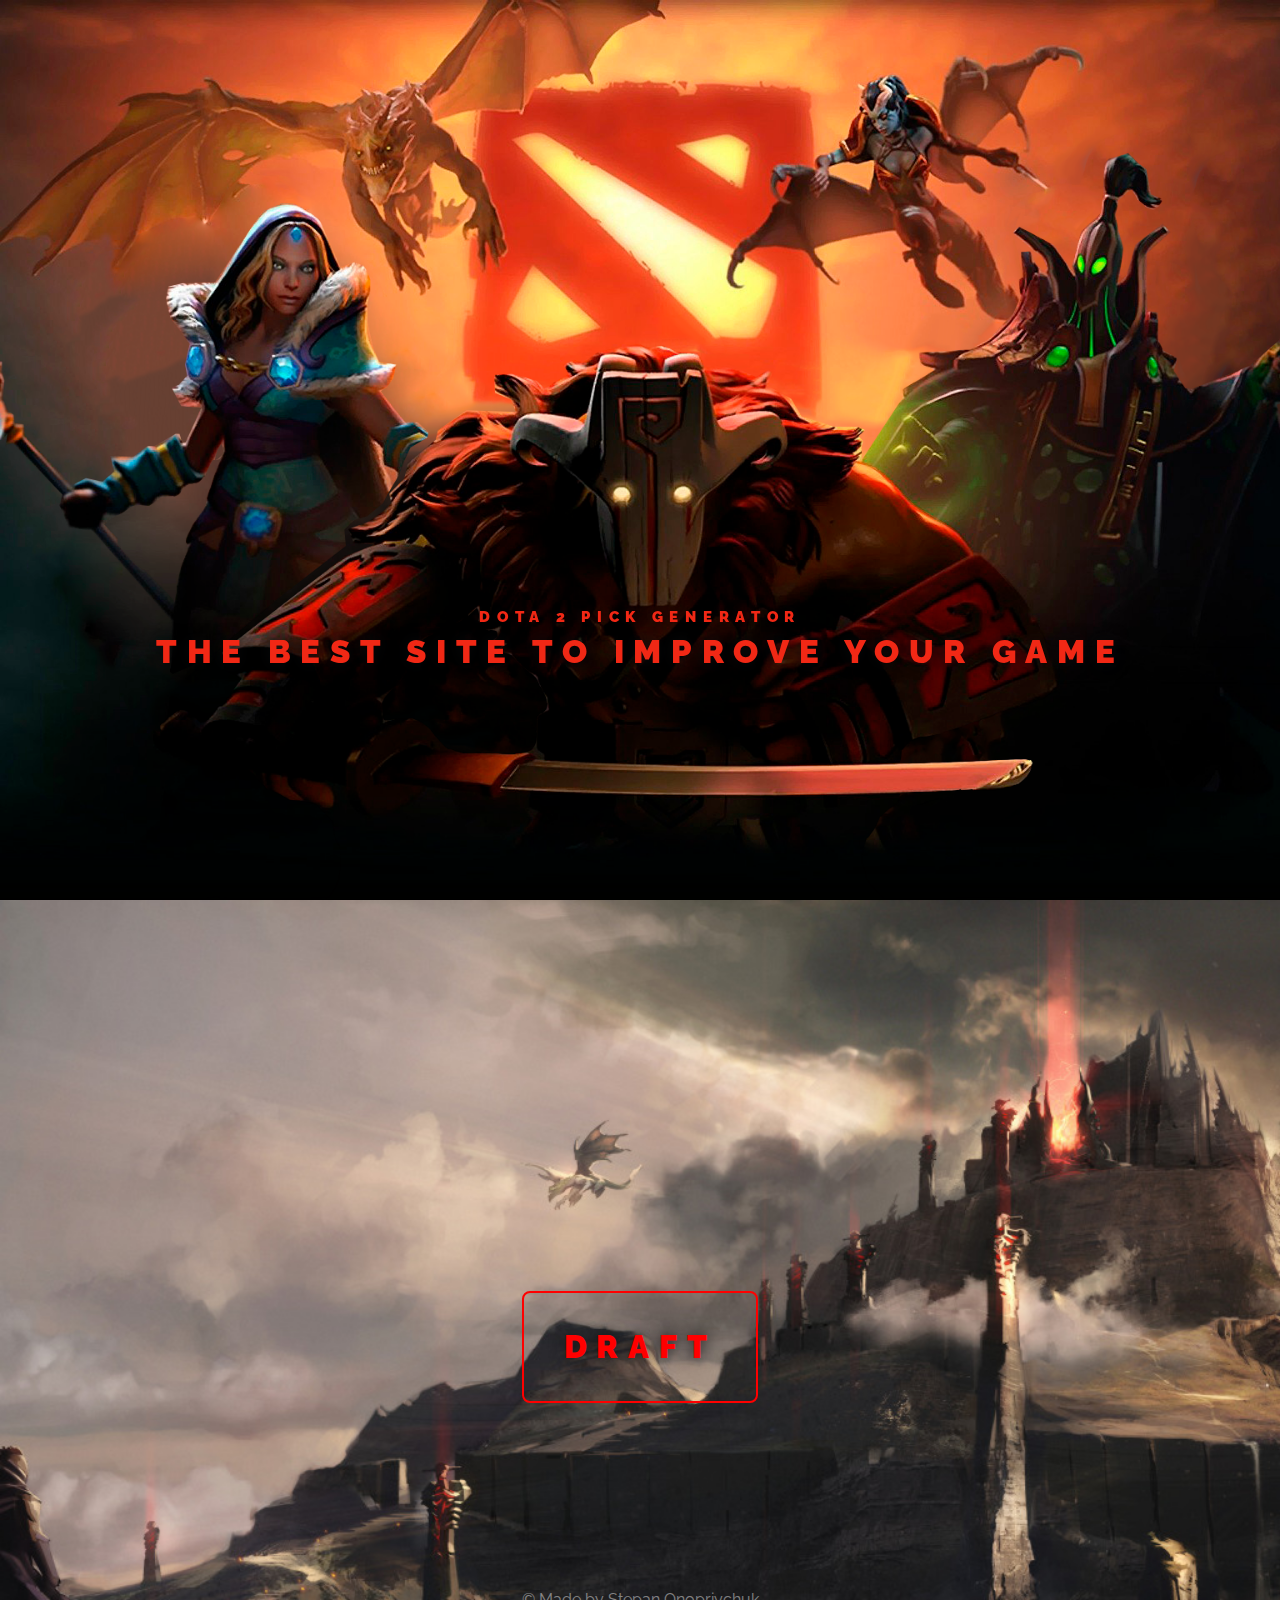
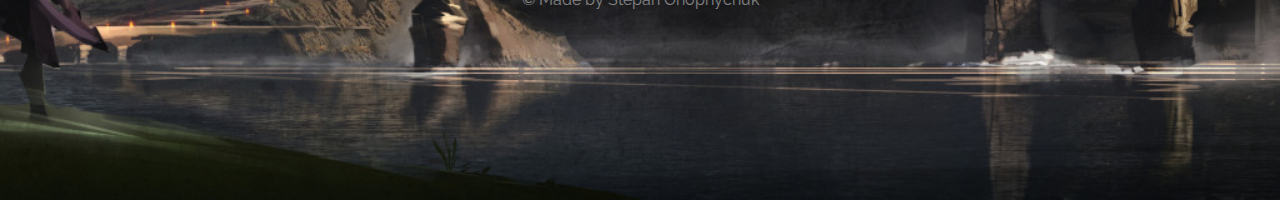
<file: index.html>
<!DOCTYPE html>
<html lang="en">
  <head>
    <meta charset="UTF-8" />
    <meta http-equiv="X-UA-Compatible" content="IE=edge" />
    <meta name="viewport" content="width=device-width, initial-scale=1.0" />

    <title>Razyaschie Kleshni</title>
    <link rel="stylesheet" href="css/main.css" />
    <script src="libs/gsap/gsap.min.js" defer></script>
    <script src="libs/gsap/ScrollTrigger.min.js" defer></script>
    <script src="libs/gsap/ScrollSmoother.min.js" defer></script>
    <script src="js/jsmain.js" defer></script>
  </head>
  <body>
    <div class="wrapper">
      <div class="content">
        <header class="main-header">
          <div class="layers">
            <div class="layer__header">
              <div class="layers__caption">DOTA 2 PICK GENERATOR</div>
              <div class="layers__title">
                THE Best site to improve your game
              </div>
            </div>
            <div
              class="layer layers__base"
              style="background-image: url(../img/thumb-1920-474206.png)"
            ></div>
            <div
              class="layer layers__middle"
              style="background-image: url(../img/second.png)"
            ></div>
            <div
              class="layer layers__front"
              style="background-image: url(../img/juggernaut1.png)"
            ></div>
          </div>
        </header>

        <article
          class="main-article"
          style="background-image: url(img/dungeon.jpeg)"
        >
          <div class="container">
            <a href="DRAFT.html"><div class="buttonmain">DRAFT</div></a>
          </div>
          <div class="copy">© Made by Stepan Onopriychuk</div>
        </article>
      </div>
    </div>
  </body>
</html>
</file>
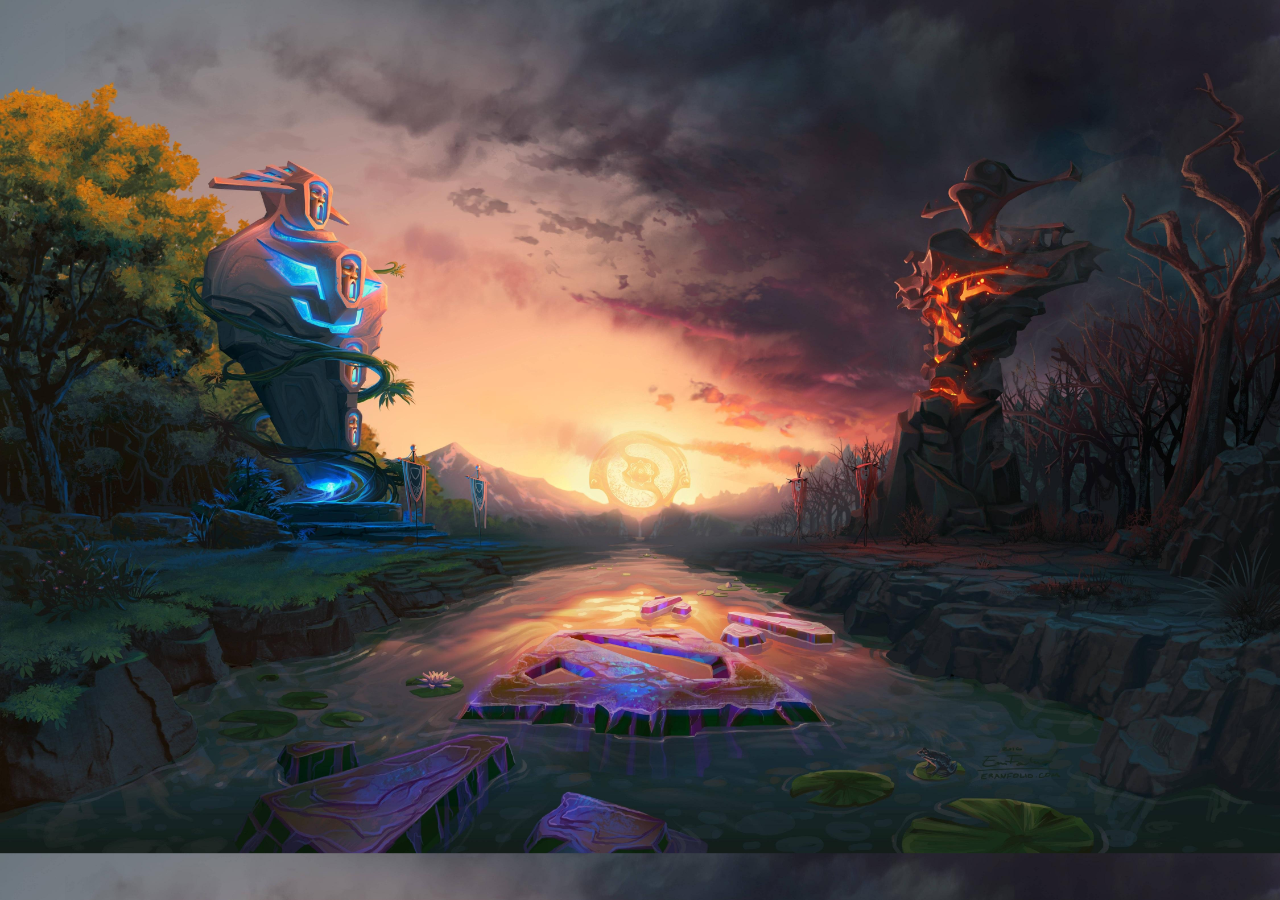
<file: DRAFT.html>
<!DOCTYPE html>
<html lang="en">
  <head>
    <meta charset="UTF-8" />
    <meta http-equiv="X-UA-Compatible" content="IE=edge" />
    <meta name="viewport" content="width=device-width, initial-scale=1.0" />
    <title>DRAFT</title>
    <link rel="stylesheet" href="css/Draft.css" />
    <script src="libs/gsap/gsap.min.js" defer></script>
    <script src="libs/gsap/ScrollTrigger.min.js" defer></script>
    <script src="libs/gsap/ScrollSmoother.min.js" defer></script>
    <script src="js/jsmain.js" defer></script>
  </head>
  <body></body>
</html>
</file>
<file: css/main.css>
* {
  margin: 0;
  padding: 0;
  box-sizing: 0;
}
:root {
  --index: calc(1vw + 1vh);
  --transition: transform 0.75s ease;
}
@font-face {
  font-family: raleway_f;
  src: url(../fonts/raleway-regular.woff2);
}
@font-face {
  font-family: raleway_f;
  src: url(../fonts/raleway-black.woff2);
  font-weight: 900;
}

body {
  background-color: black;
  font-family: raleway_f, sans-serif;
  line-height: 1.5;
}

.main-header {
  position: relative;
}
/* .main-header::after { */
/* content: "";
  position: absolute;
  z-index: 100;
  width: 100%;
  height: calc(var(--index) * 5);
  background-image: url(../img/1.png);
  bottom: -100px;
  background-size: cover;
  background-repeat: no-repeat;
  background-position: center;
  bottom: calc(var(--index)-1);
} */

.layers {
  height: 100vh;
  display: flex;
  align-items: center;
  justify-content: center;
  text-align: center;
  overflow: hidden;
  position: relative;
  will-change: transform;
}

.layers__base {
  transform: translate3d(0, calc(var(--scrollTop) / 1.5), 0);
}

.layers__middle {
  transform: translate3d(0, calc(var(--scrollTop) / 3), 0);
}

.layers__front {
  transform: translate3d(0, calc(var(--scrollTop) / 5.5), 0);
}

.layer__header {
  z-index: 1;
  transform: translate3d(0, calc(var(--scrollTop) / 9), 0);
  text-transform: uppercase;
  will-change: transform;
  font-weight: 900;
  color: #f12815;
  text-shadow: 0 0 15px #0a0b0d;
}

.layers__title {
  font-size: calc(var(--index) * 1.5);
  letter-spacing: calc(var(--index) / 2.25);
}

.layers__caption {
  font-size: calc(var(--index) / 1.5);
  letter-spacing: calc(var(--index) / 3.25);
  margin-top: calc(var(--index) * 17.5);
}

.layer {
  height: 100%;
  width: 100%;
  position: absolute;
  background-size: cover;
  background-position: center;
}

.main-article {
  min-height: 100vh;
  background-size: cover;
  background-position: center;
  color: white;
  display: flex;
  align-items: center;
  position: relative;
  text-align: center;
  justify-content: center;
  text-align: center;
  overflow: hidden;
}

.main-article__header {
  text-transform: uppercase;
  font-size: calc(var(--index) * 1.6);
  letter-spacing: calc(var(--index) / 6.6);
}

.main-article__paragraph {
  max-width: calc(var(--index) * 30);
  font-size: calc(var(--index) * 0.9);
  margin-top: calc(var(--index) / 1.5);
}

.container {
  width: 100%;
}

.buttonmain {
  text-decoration: none;
  outline: none;
  display: inline-block;
  padding: 30px 40px;
  margin: 20px 20px;
  position: relative;
  overflow: hidden;
  border: 2px solid red;
  border-radius: 8px;
  color: red;
  transition: 0.2s ease-in-out;
  font-size: 200%;
  font-weight: 650;
  letter-spacing: calc(var(--index) / 2.25);
  text-shadow: 0 0 15px #0a0b0d;
}

.buttonmain:before {
  content: "";
  background: () (90deg, rgba(255, 255, 255, 0.1), rgba(255, 255, 255, 0.5));
  height: 110px;
  width: 110px;
  position: absolute;
  top: -8px;
  left: -75px;
  transform: skewX(-45deg);
}

.buttonmain:hover {
  background-color: red;
  color: #fff;
  cursor: pointer;
}

.buttonmain:hover:before {
  left: 150px;
  transition: 0.5s ease-in-out;
}

.copy {
  position: absolute;
  bottom: calc(var (--index) * 2.5);
  margin-top: 500px;
  opacity: 0.45;
  font-size: calc(var(--index) * 0.75);
}
</file>
<file: css/Draft.css>
body {
  background-image: url(../img/draftback.jpeg);
  background-size: cover;
  display: block;
  position: fixed;
}
</file>
